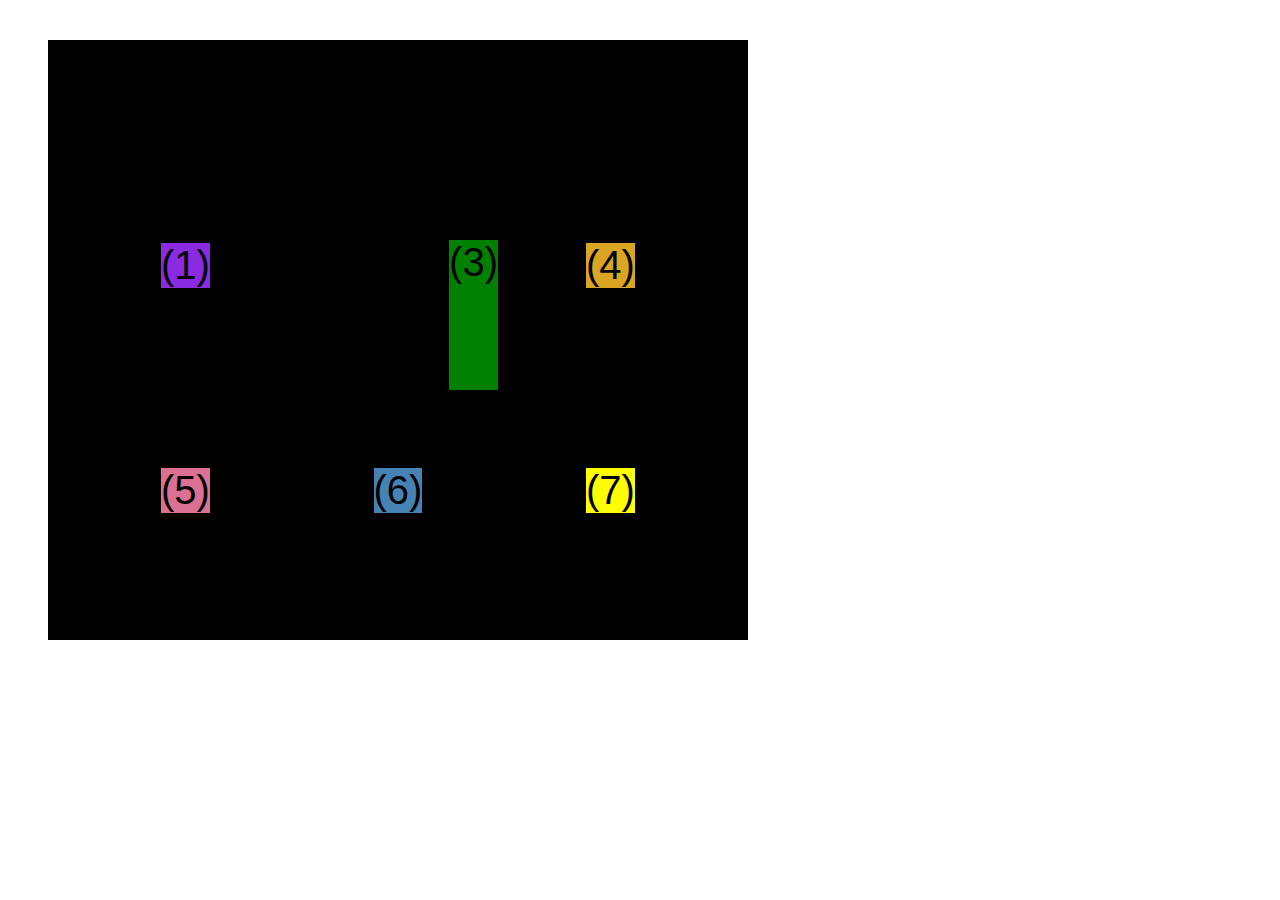
<file: starter/04-CSS-Layouts/css-grid.html>
<!DOCTYPE html>
<html lang="en">
  <head>
    <meta charset="UTF-8" />
    <meta http-equiv="X-UA-Compatible" content="IE=edge" />
    <meta name="viewport" content="width=device-width, initial-scale=1.0" />
    <title>CSS Grid</title>
    <style>
      .el--1 {
        background-color: blueviolet;
      }
      .el--2 {
        background-color: orangered;
      }
      .el--3 {
        background-color: green;
        height: 150px;
      }
      .el--4 {
        background-color: goldenrod;
      }
      .el--5 {
        background-color: palevioletred;
      }
      .el--6 {
        background-color: steelblue;
      }
      .el--7 {
        background-color: yellow;
      }
      .el--8 {
        background-color: crimson;
      }

      .container--1 {
        /* STARTER */
        font-family: sans-serif;
        background-color: #ddd;
        font-size: 30px;
        margin: 40px;

        /* CSS GRID */
        display: grid;
        /* grid-template-columns: 1fr 1fr 1fr 1fr; */
        grid-template-columns: repeat(4, 1fr);
        grid-template-rows: 1fr 1fr;
        /* gap: 30px; */
        column-gap: 20px;
        row-gap: 40px;

        /* TEMP */
        display: none;
      }

      .el--8 {
        grid-column: 2 / 3;
        grid-row: 1 / 2;
      }

      .el--2 {
        grid-column: 1 / -1;
        grid-row: 2;
      }

      .el--6 {
        /* grid-row: 3 / 5; */
      }

      .container--2 {
        /* STARTER */
        font-family: sans-serif;
        background-color: black;
        font-size: 40px;
        margin: 40px;

        width: 700px;
        height: 600px;

        /* CSS GRID */
        display: grid;
        grid-template-columns: 125px 200px 125px;
        grid-template-rows: 250px 100px;
        gap: 50px;

        /* Aligning tracks inside container:
        distribute empty space */
        justify-content: center;
        /* justify-content: space-between; */
        align-content: center;

        /* Aligning items inside cells: 
        moving items around inside cells.*/
        align-items: center;
        justify-items: center;

        .el--3 {
          align-self: end;
          justify-self: end;
        }
      }
    </style>
  </head>
  <body>
    <div class="container--1">
      <div class="el el--1">(1) HTML</div>
      <div class="el el--2">(2) and</div>
      <div class="el el--3">(3) CSS</div>
      <div class="el el--4">(4) are</div>
      <div class="el el--5">(5) amazing</div>
      <div class="el el--6">(6) languages</div>
      <div class="el el--7">(7) to</div>
      <div class="el el--8">(8) learn</div>
    </div>

    <div class="container--2">
      <div class="el el--1">(1)</div>
      <div class="el el--3">(3)</div>
      <div class="el el--4">(4)</div>
      <div class="el el--5">(5)</div>
      <div class="el el--6">(6)</div>
      <div class="el el--7">(7)</div>
    </div>
  </body>
</html>
</file>
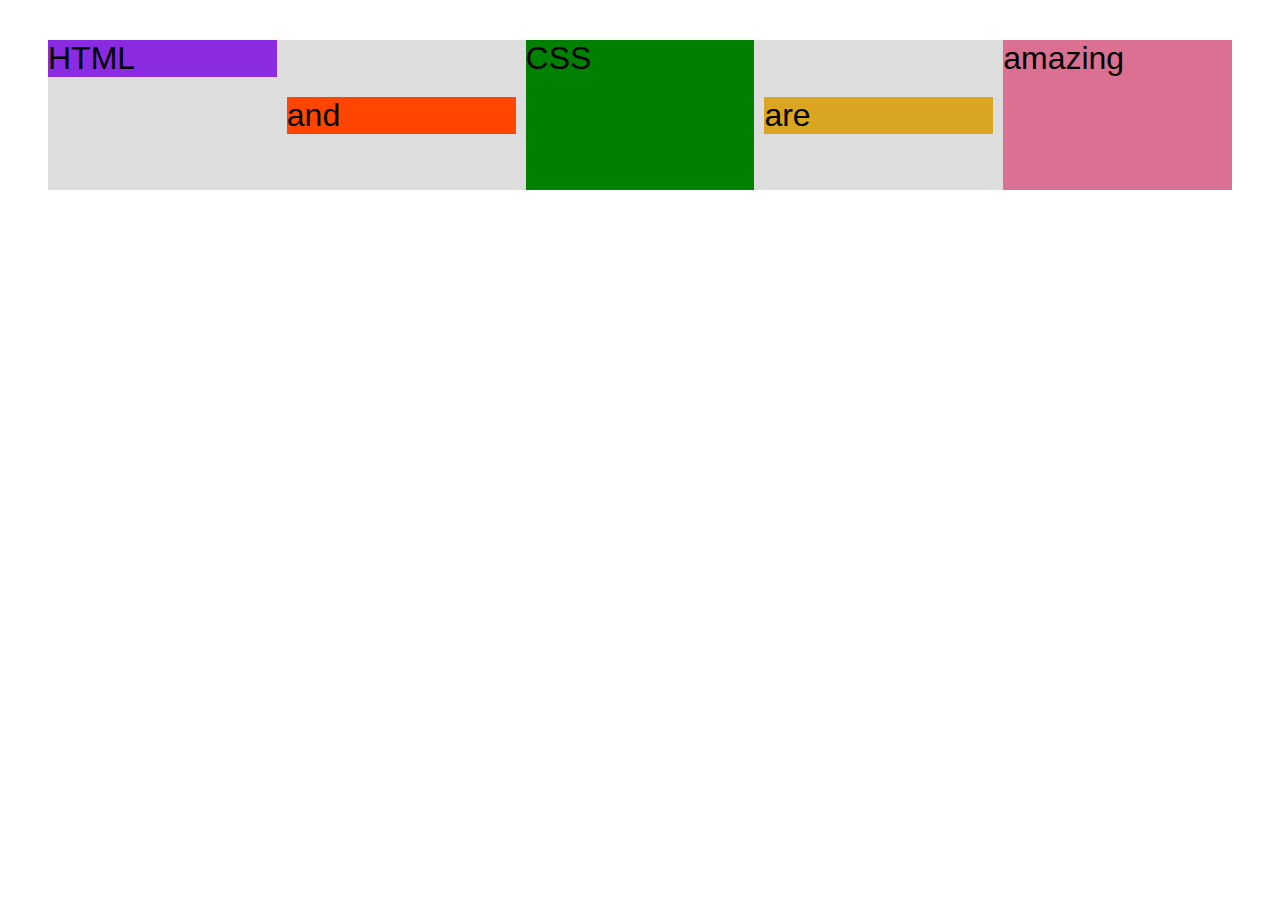
<file: starter/04-CSS-Layouts/flexbox.html>
<!DOCTYPE html>
<html lang="en">
  <head>
    <meta charset="UTF-8" />
    <meta http-equiv="X-UA-Compatible" content="IE=edge" />
    <meta name="viewport" content="width=device-width, initial-scale=1.0" />
    <title>Flexbox</title>
    <style>
      .el--1 {
        background-color: blueviolet;
      }
      .el--2 {
        background-color: orangered;
      }
      .el--3 {
        background-color: green;
        height: 150px;
      }
      .el--4 {
        background-color: goldenrod;
      }
      .el--5 {
        background-color: palevioletred;
      }
      .el--6 {
        background-color: steelblue;
      }
      .el--7 {
        background-color: yellow;
      }
      .el--8 {
        background-color: crimson;
      }

      .container {
        /* STARTER */
        font-family: sans-serif;
        background-color: #ddd;
        font-size: 32px;
        margin: 40px;

        /* FLEXBOX */
        display: flex;
        align-items: center;
        justify-content: flex-start;
        gap: 10px;
      }

      .el {
        /* flex-basis: 200px;
        flex-shrink: 0;
        flex: 0 0 200px; */

        flex: 1;
      }

      .el--1 {
        align-self: flex-start;
      }

      .el--5 {
        align-self: stretch;
        order: 1;
      }

      .el--6 {
        order: -1;
      }
    </style>
  </head>
  <body>
    <div class="container">
      <div class="el el--1">HTML</div>
      <div class="el el--2">and</div>
      <div class="el el--3">CSS</div>
      <div class="el el--4">are</div>
      <div class="el el--5">amazing</div>
      <!-- <div class="el el--6">languages</div> -->
      <!-- <div class="el el--7">to</div>
      <div class="el el--8">learn</div> -->
    </div>
  </body>
</html>
</file>
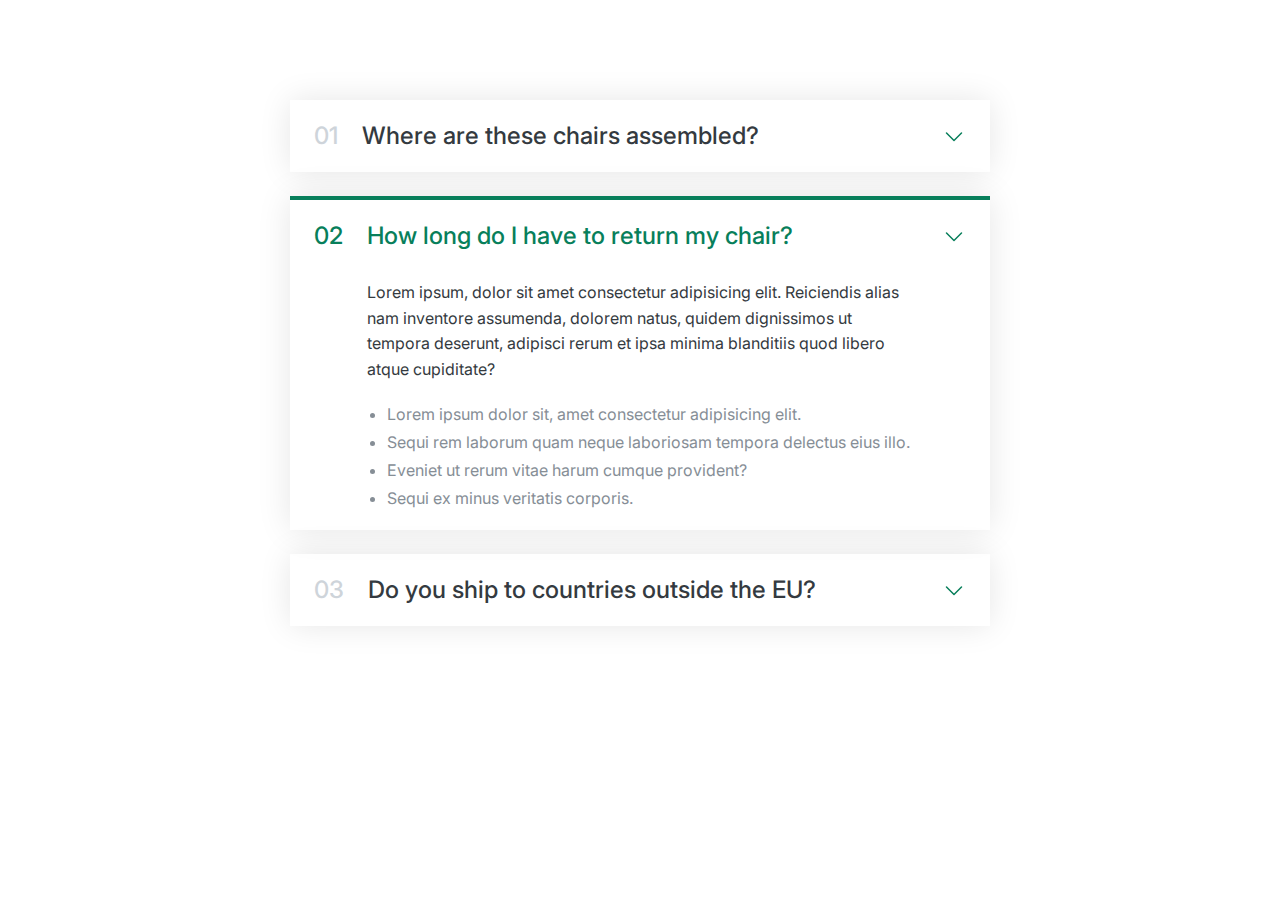
<file: starter/06-Components/01-accordion.html>
<!DOCTYPE html>
<html lang="en">
<head>
  <meta charset="UTF-8">
  <meta name="viewport" content="width=device-width, initial-scale=1.0">
  <title>Accordion Component</title>
  
  <link rel="preconnect" href="https://fonts.googleapis.com">
  <link rel="preconnect" href="https://fonts.gstatic.com" crossorigin>
  <link href="https://fonts.googleapis.com/css2?family=Inter:wght@400;500;700&display=swap" rel="stylesheet">

  <style>
    /*
    SPACING SYSTEM (px)
    2 / 4 / 8 / 12 / 16 / 24 / 32 / 48 / 64 / 80 / 96 / 128

    FONT SIZE SYSTEM (px)
    10 / 12 / 14 / 16 / 18 / 20 / 24 / 30 / 36 / 44 / 52 / 62 / 74 / 86 / 98
    */

    /* MAIN COLOR: #087f5b */
    /* GREY COLOR: #343a40 */

    * {
      margin: 0;
      padding: 0;
      box-sizing: border-box;
    }

    /* ------------------------ */
    /* GENERAL STYLES */
    /* ------------------------ */
    body {
      font-family: 'Inter', sans-serif;
      color: #343a40;
      line-height: 1;
    }

    .accordion {
      width: 700px;
      margin: 100px auto;
      display: flex;
      flex-direction: column;
      gap: 24px;
    }

    .item {
      box-shadow: 0 0 32px 0 rgba(0, 0, 0, 0.1);
      padding: 24px;
      display: grid;
      grid-template-columns: auto 1fr auto;
      column-gap: 24px;
      row-gap: 32px;
    }

    .item:hover {
      background-color: #eeeeee;
    }

    .number, .text {
      font-size: 24px;
      font-weight: 500;
      /* color: #087f5b; */
    }

    .number {
      color: #ced4da;
    }

    .icon {
      width: 24px;
      height: 24px;
      stroke: #087f5b;
      fill: none;
    }

    .hidden-box {
      grid-column: 2 / 3;
      display: none;
    }

    .hidden-box p {
      line-height: 1.6;
      margin-bottom: 24px;
    }

    .hidden-box ul {
      color: #868e96;
      margin-left: 20px;
      
      display: flex;
      flex-direction: column;
      gap: 12px;
    }

    .open {
      border-top: 4px solid #087f5b;
    }

    .open .hidden-box {
      display: block;
    }

    .open .number,
    .open .text {
      color: #087f5b;
    }

  </style>
</head>
<body>
  <div class="accordion">
    <div class="item">
      <p class="number">01</p>
      <p class="text">Where are these chairs assembled?</p>
      <svg xmlns="http://www.w3.org/2000/svg" class="icon" viewBox="0 0 256 256"><rect/><polyline points="208 96 128 176 48 96" stroke-linecap="round" stroke-linejoin="round" stroke-width="16"/></svg>
      <div class="hidden-box">
        <p>Lorem ipsum, dolor sit amet consectetur adipisicing elit. Reiciendis alias nam inventore assumenda, dolorem natus, quidem dignissimos ut tempora deserunt, adipisci rerum et ipsa minima blanditiis quod libero atque cupiditate?</p>
        <ul>
          <li>Lorem ipsum dolor sit, amet consectetur adipisicing elit.</li>
          <li>Sequi rem laborum quam neque laboriosam tempora delectus eius illo.</li>
          <li>Eveniet ut rerum vitae harum cumque provident?</li>
          <li>Sequi ex minus veritatis corporis.</li>
        </ul>
      </div>
    </div>
    <div class="item open">
      <p class="number">02</p>
      <p class="text">How long do I have to return my chair?</p>
      <svg xmlns="http://www.w3.org/2000/svg" class="icon" viewBox="0 0 256 256"><rect/><polyline points="208 96 128 176 48 96" stroke-linecap="round" stroke-linejoin="round" stroke-width="16"/></svg>
      <div class="hidden-box">
        <p>Lorem ipsum, dolor sit amet consectetur adipisicing elit. Reiciendis alias nam inventore assumenda, dolorem natus, quidem dignissimos ut tempora deserunt, adipisci rerum et ipsa minima blanditiis quod libero atque cupiditate?</p>
        <ul>
          <li>Lorem ipsum dolor sit, amet consectetur adipisicing elit.</li>
          <li>Sequi rem laborum quam neque laboriosam tempora delectus eius illo.</li>
          <li>Eveniet ut rerum vitae harum cumque provident?</li>
          <li>Sequi ex minus veritatis corporis.</li>
        </ul>
      </div>
    </div>
    <div class="item">
      <p class="number">03</p>
      <p class="text">Do you ship to countries outside the EU?</p>
      <svg xmlns="http://www.w3.org/2000/svg" class="icon" viewBox="0 0 256 256"><rect/><polyline points="208 96 128 176 48 96" stroke-linecap="round" stroke-linejoin="round" stroke-width="16"/></svg>
      <div class="hidden-box">
        <p>Lorem ipsum, dolor sit amet consectetur adipisicing elit. Reiciendis alias nam inventore assumenda, dolorem natus, quidem dignissimos ut tempora deserunt, adipisci rerum et ipsa minima blanditiis quod libero atque cupiditate?</p>
        <ul>
          <li>Lorem ipsum dolor sit, amet consectetur adipisicing elit.</li>
          <li>Sequi rem laborum quam neque laboriosam tempora delectus eius illo.</li>
          <li>Eveniet ut rerum vitae harum cumque provident?</li>
          <li>Sequi ex minus veritatis corporis.</li>
        </ul>
      </div>
    </div>
  </div>
</body>
</html>
</file>
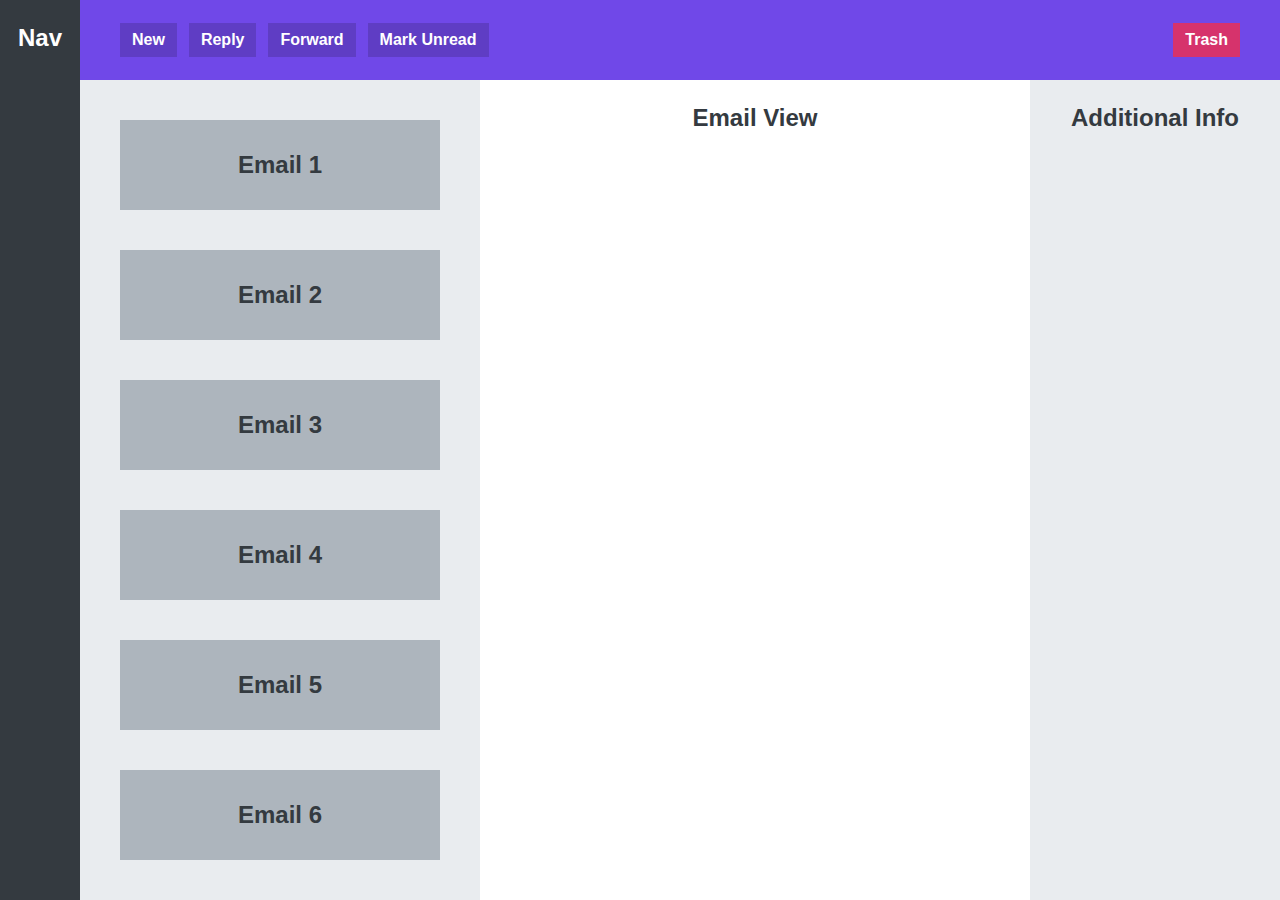
<file: starter/06-Components/06-app-layout.html>
<!DOCTYPE html>
<html lang="en">
<head>
  <meta charset="UTF-8">
  <meta name="viewport" content="width=device-width, initial-scale=1.0">
  <title>Document</title>
  <style>
    * {
      padding: 0;
      margin: 0;
      box-sizing: border-box;
    }

    body {
      font-family: sans-serif;
      color: #343a40;
      font-size: 24px;

      display: grid;
      grid-template-columns: 80px 400px 1fr 250px;
      grid-template-rows: 80px 1fr;
      height: 100vh;
      text-align: center;
      font-weight: bold;
    }

    nav, menu, section, main, aside {
      padding-top: 24px;
    }

    nav {
      background-color: #343a40;
      color: #fff;
      grid-row: 1 / -1;
    }

    menu {
      background-color: #7048e8;
      color: #fff;
      grid-column: 2 / -1;
      display: flex;
      align-items: center;
      gap: 12px;
      padding: 0 40px;
    }

    button {
      font-size: 16px;
      font-weight: bold;
      background-color: #5f3dc4;
      color: #fff;
      border: none;
      cursor: pointer;
      padding: 8px 12px;
      display: inline-block;
    }

    button:last-child {
      background-color: #d6336c;
      margin-left: auto;
    }

    section {
      background-color: #e9ecef;
      padding: 40px;
      overflow: scroll;

      display: flex;
      flex-direction: column;
      gap: 40px;
    }

    .email {
      background-color: #adb5bd;
      height: 90px;
      flex-shrink: 0;
      
      display: flex;
      align-items: center;
      justify-content: center;
    }

    aside {
      background-color: #e9ecef;
    }

  </style>
</head>
<body>
  <nav>Nav</nav>
  <menu>
    <button>New</button>
    <button>Reply</button>
    <button>Forward</button>
    <button>Mark Unread</button>
    <button>Trash</button>
  </menu>
  <section>
    <div class="email">Email 1</div>
    <div class="email">Email 2</div>
    <div class="email">Email 3</div>
    <div class="email">Email 4</div>
    <div class="email">Email 5</div>
    <div class="email">Email 6</div>
    <div class="email">Email 7</div>
    <div class="email">Email 8</div>
    <div class="email">Email 9</div>
    <div class="email">Email 10</div>
  </section>
  <main>Email View</main>
  <aside>Additional Info</aside>
</body>
</html>
</file>
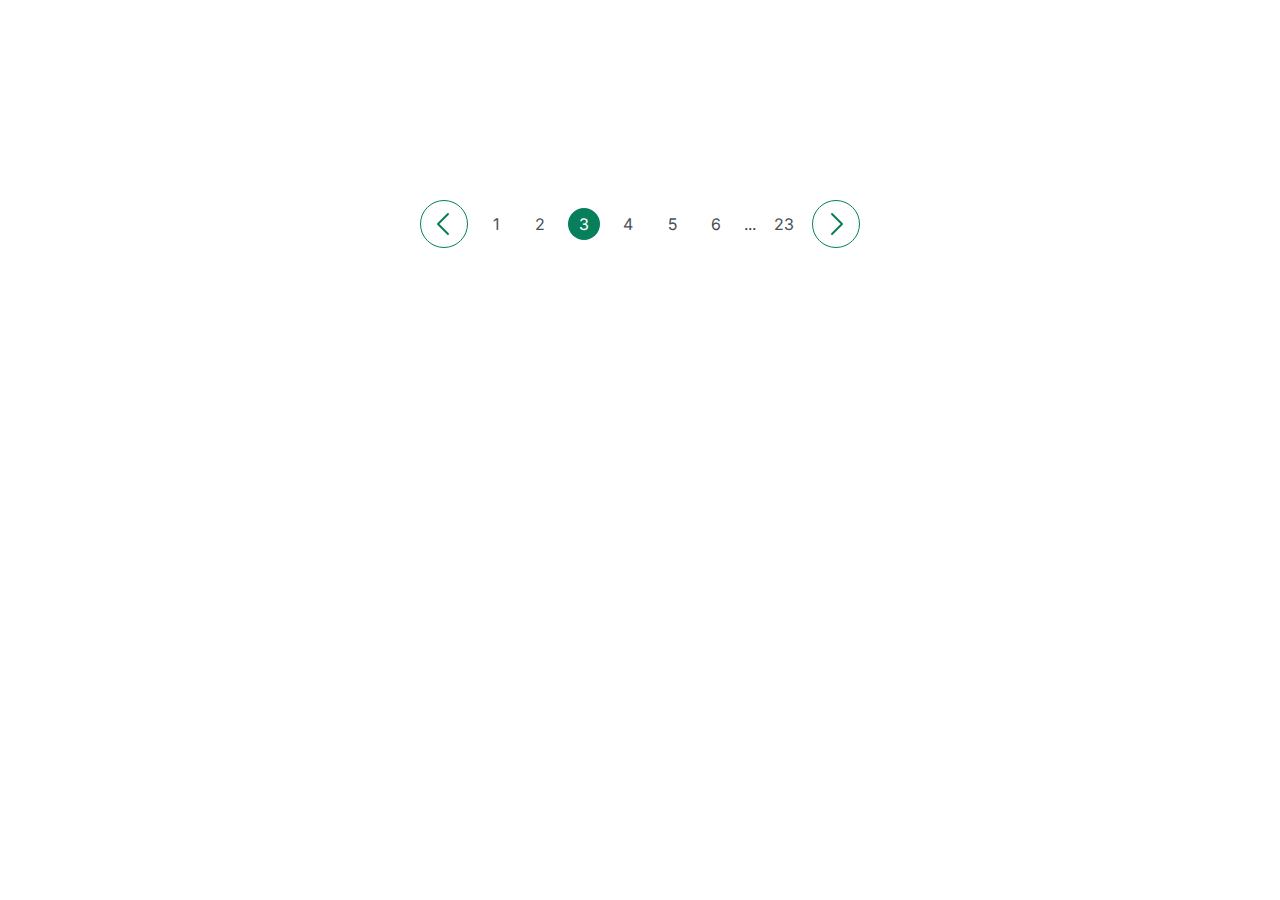
<file: starter/06-Components/pagination.html>
<!DOCTYPE html>
<html lang="en">
<head>
  <meta charset="UTF-8">
  <meta name="viewport" content="width=device-width, initial-scale=1.0">
  <title>Carousel Component</title>
  
  <link rel="preconnect" href="https://fonts.googleapis.com">
  <link rel="preconnect" href="https://fonts.gstatic.com" crossorigin>
  <link href="https://fonts.googleapis.com/css2?family=Inter:wght@400;500;700&display=swap" rel="stylesheet">

  <style>
    /*
    SPACING SYSTEM (px)
    2 / 4 / 8 / 12 / 16 / 24 / 32 / 48 / 64 / 80 / 96 / 128

    FONT SIZE SYSTEM (px)
    10 / 12 / 14 / 16 / 18 / 20 / 24 / 30 / 36 / 44 / 52 / 62 / 74 / 86 / 98
    */

    /* MAIN COLOR: #087f5b */
    /* GREY COLOR: #343a40 */

    * {
      margin: 0;
      padding: 0;
      box-sizing: border-box;
    }

    /* ------------------------ */
    /* GENERAL STYLES */
    /* ------------------------ */
    body {
      font-family: 'Inter', sans-serif;
      color: #343a40;
      line-height: 1;
    }

    .pagination {
      margin: 200px auto;
      display: flex;
      justify-content: center;
      align-items: center;
      gap: 12px;
    }

    button {
      background: none;
      width: 48px;
      height: 48px;
      border-radius: 100px;
      border: #087f5b solid 1px;

      display: flex;
      justify-content: center;
      align-items: center;
      cursor: pointer;
    }

    .arrow-icon {
      width: 32px;
      height: 32px;
      fill: #087f5b;
    }

    button:hover {
      background-color: #087f5b;
      color: #fff;
    }

    button:hover .arrow-icon {
      fill: #fff;
    }

    .page--link:link,
    .page--link:visited {
      display: inline-block;
      text-decoration: none;
      width: 32px;
      height: 32px;

      font-size: 16px;
      color: #495057;

      display: flex;
      justify-content: center;
      align-items: center;
      cursor: pointer;
    }

    .page--link:hover,
    .page--link:active,
    .page--link.page--link--current {
      background-color: #087f5b;
      color: #fff;
      border-radius: 100px;
    }

  </style>
</head>
<body>
  <div class="pagination">
    <button class="arrow arrow--left"><svg xmlns="http://www.w3.org/2000/svg" class="arrow-icon" width="32" height="32" fill="#000000" viewBox="0 0 256 256"><path d="M165.66,202.34a8,8,0,0,1-11.32,11.32l-80-80a8,8,0,0,1,0-11.32l80-80a8,8,0,0,1,11.32,11.32L91.31,128Z"></path></svg></button>
    <a href="#" class="page--link">1</a>
    <a href="#" class="page--link">2</a>
    <a href="#" class="page--link page--link--current">3</a>
    <a href="#" class="page--link">4</a>
    <a href="#" class="page--link">5</a>
    <a href="#" class="page--link">6</a>
    <span class="dots">...</span>
    <a href="#" class="page--link">23</a>
    <button class="arrow arrow--right"><svg xmlns="http://www.w3.org/2000/svg" class="arrow-icon" width="32" height="32" fill="#000000" viewBox="0 0 256 256"><path d="M181.66,133.66l-80,80a8,8,0,0,1-11.32-11.32L164.69,128,90.34,53.66a8,8,0,0,1,11.32-11.32l80,80A8,8,0,0,1,181.66,133.66Z"></path></svg></button>
  </div>

</body>
</html>
</file>
